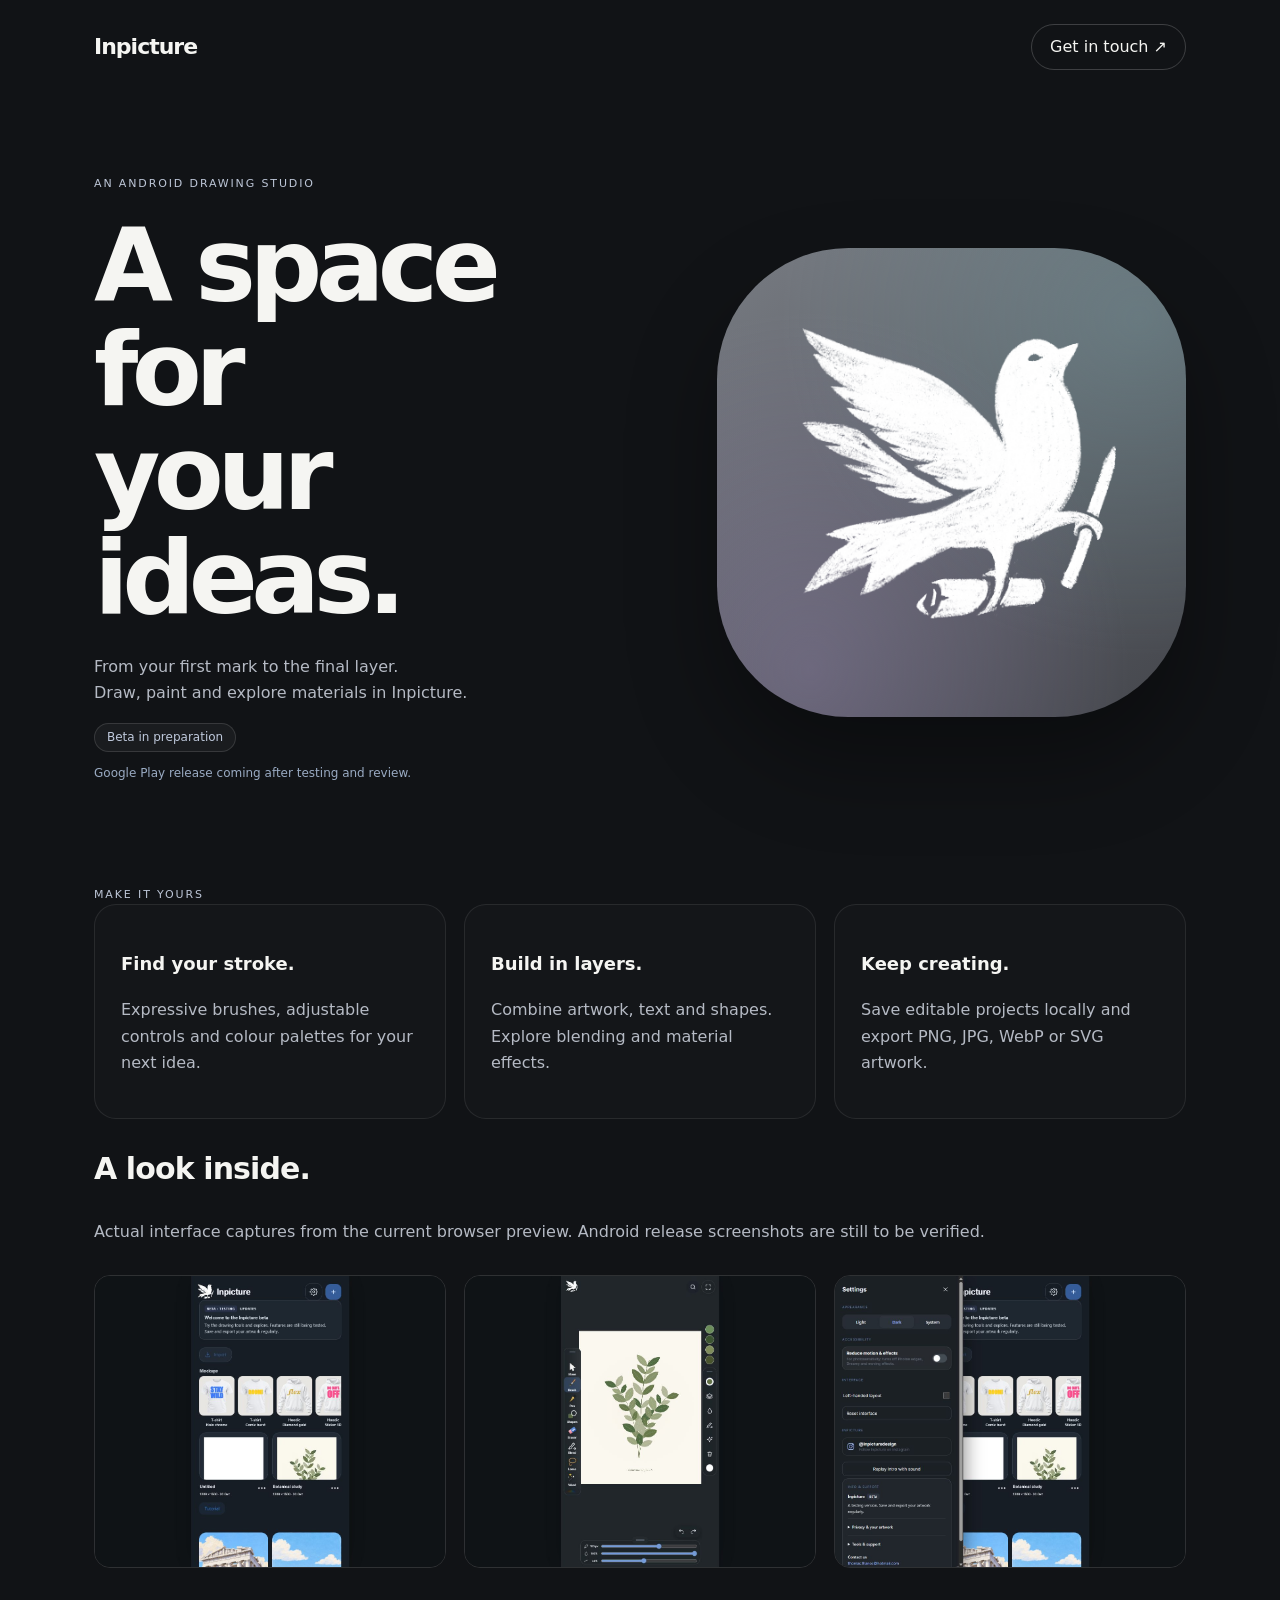
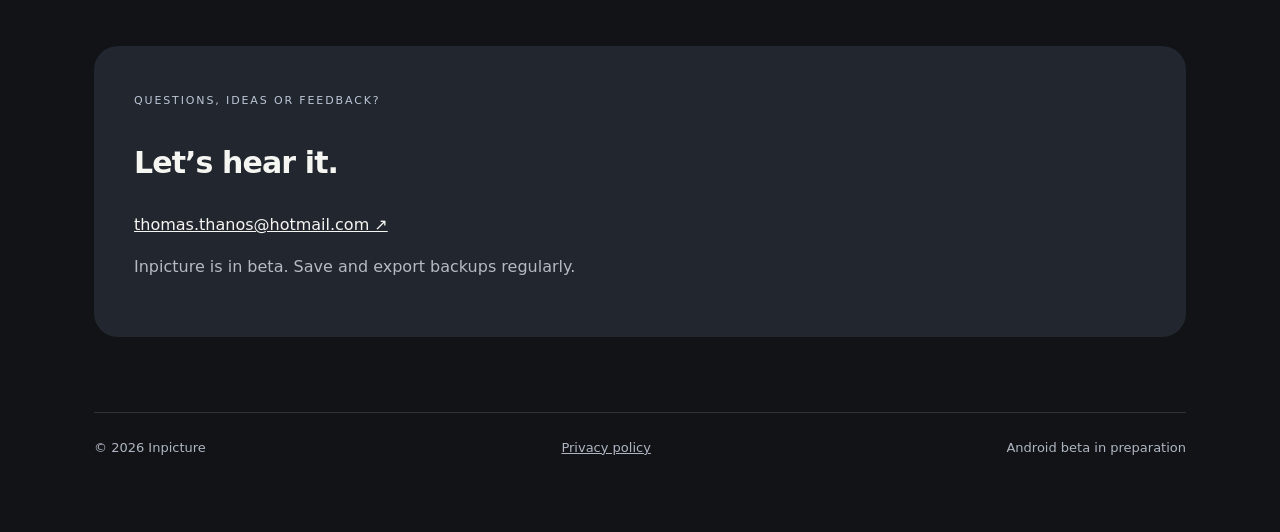
<file: index.html>
<!doctype html><html lang="en"><head><meta charset="utf-8"><meta name="viewport" content="width=device-width,initial-scale=1"><meta name="description" content="Inpicture is a drawing and design studio for Android. Explore brushes, layers, material effects and flexible exports."><title>Inpicture — A space for your ideas</title><link rel="stylesheet" href="styles.css"></head><body><nav><strong>Inpicture</strong><a class="pill" href="#support">Get in touch ↗</a></nav><main><section class="hero"><div><span class="eyebrow">An Android drawing studio</span><h1>A space for<br>your ideas.</h1><p>From your first mark to the final layer.<br>Draw, paint and explore materials in Inpicture.</p><span class="badge">Beta in preparation</span><p class="review">Google Play release coming after testing and review.</p></div><div class="icon"><img src="logo-white.png" alt="Inpicture white logo"></div></section><div class="eyebrow">Make it yours</div><section class="features"><article><h3>Find your stroke.</h3><p>Expressive brushes, adjustable controls and colour palettes for your next idea.</p></article><article><h3>Build in layers.</h3><p>Combine artwork, text and shapes. Explore blending and material effects.</p></article><article><h3>Keep creating.</h3><p>Save editable projects locally and export PNG, JPG, WebP or SVG artwork.</p></article></section><h2>A look inside.</h2><p>Actual interface captures from the current browser preview. Android release screenshots are still to be verified.</p><section class="shots"><a href="screenshot-home.png"><img src="screenshot-home.png" alt="Inpicture project library"></a><a href="screenshot-canvas.png"><img src="screenshot-canvas.png" alt="Inpicture drawing workspace"></a><a href="screenshot-settings.png"><img src="screenshot-settings.png" alt="Inpicture appearance and privacy settings"></a></section><section class="contact" id="support"><span class="eyebrow">Questions, ideas or feedback?</span><h2>Let’s hear it.</h2><a href="mailto:thomas.thanos@hotmail.com">thomas.thanos@hotmail.com ↗</a><p>Inpicture is in beta. Save and export backups regularly.</p></section><footer class="footer"><span>© 2026 Inpicture</span><a href="privacy.html">Privacy policy</a><span>Android beta in preparation</span></footer></main></body></html>
</file>
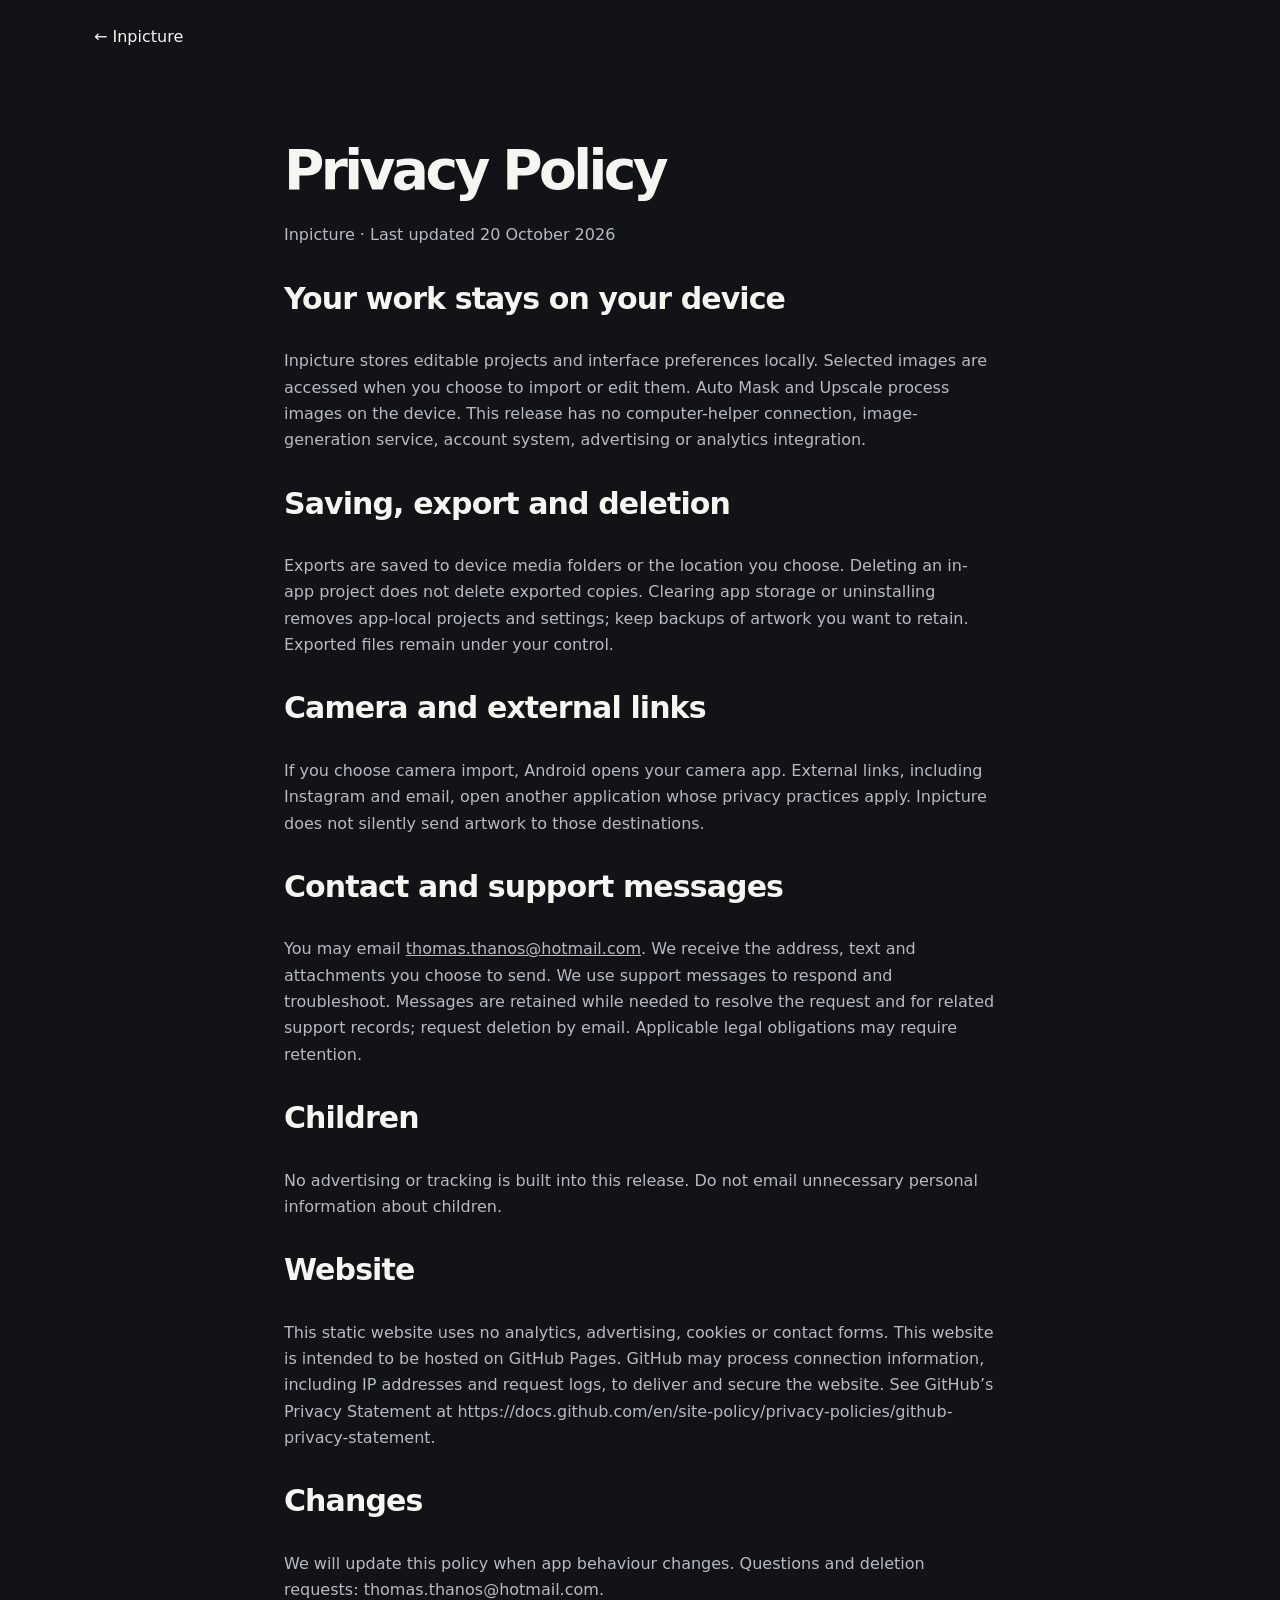
<file: privacy.html>
<!doctype html><html lang="en"><meta charset="utf-8"><meta name="viewport" content="width=device-width,initial-scale=1"><title>Inpicture Privacy Policy</title><link rel="stylesheet" href="styles.css"><nav><a href="index.html">← Inpicture</a></nav><main class="legal"><h1>Privacy Policy</h1><p>Inpicture · Last updated 20 October 2026</p><h2>Your work stays on your device</h2><p>Inpicture stores editable projects and interface preferences locally. Selected images are accessed when you choose to import or edit them. Auto Mask and Upscale process images on the device. This release has no computer-helper connection, image-generation service, account system, advertising or analytics integration.</p><h2>Saving, export and deletion</h2><p>Exports are saved to device media folders or the location you choose. Deleting an in-app project does not delete exported copies. Clearing app storage or uninstalling removes app-local projects and settings; keep backups of artwork you want to retain. Exported files remain under your control.</p><h2>Camera and external links</h2><p>If you choose camera import, Android opens your camera app. External links, including Instagram and email, open another application whose privacy practices apply. Inpicture does not silently send artwork to those destinations.</p><h2>Contact and support messages</h2><p>You may email <a href="mailto:thomas.thanos@hotmail.com">thomas.thanos@hotmail.com</a>. We receive the address, text and attachments you choose to send. We use support messages to respond and troubleshoot. Messages are retained while needed to resolve the request and for related support records; request deletion by email. Applicable legal obligations may require retention.</p><h2>Children</h2><p>No advertising or tracking is built into this release. Do not email unnecessary personal information about children.</p><h2>Website</h2><p>This static website uses no analytics, advertising, cookies or contact forms. This website is intended to be hosted on GitHub Pages. GitHub may process connection information, including IP addresses and request logs, to deliver and secure the website. See GitHub’s Privacy Statement at https://docs.github.com/en/site-policy/privacy-policies/github-privacy-statement.</p><h2>Changes</h2><p>We will update this policy when app behaviour changes. Questions and deletion requests: thomas.thanos@hotmail.com.</p></main></html>
</file>
<file: styles.css>
*{box-sizing:border-box}body{margin:0;background:#111316;color:#f5f5f2;font:16px/1.65 system-ui,sans-serif}a{color:inherit}nav{max-width:1140px;margin:auto;padding:24px;display:flex;align-items:center;justify-content:space-between}nav a{text-decoration:none}nav strong{font-size:22px;letter-spacing:-1px}.pill{border:1px solid #ffffff30;padding:9px 18px;border-radius:999px;text-decoration:none;display:inline-block}main{max-width:1140px;margin:auto;padding:50px 24px}h1{font-size:clamp(50px,8vw,102px);line-height:1.02;letter-spacing:-.065em;margin:18px 0 24px}h2{letter-spacing:-.03em;font-size:30px}p{color:#b5bac4}.hero{display:grid;grid-template-columns:1.2fr 1fr;gap:60px;align-items:center;padding:25px 0 90px}.eyebrow{font-size:11px;letter-spacing:.17em;text-transform:uppercase;color:#bdc6d7}.icon{aspect-ratio:1;border-radius:28%;background:radial-gradient(ellipse at 20% 90%,#9b86bb50,transparent 60%),radial-gradient(ellipse at 90% 15%,#80b8bd44,transparent 60%),linear-gradient(145deg,#777b82,#44464c);display:grid;place-items:center;box-shadow:0 45px 90px #0005}.icon img{width:70%;height:70%;object-fit:contain}.features{display:grid;grid-template-columns:repeat(3,1fr);gap:18px}.features article{padding:26px;border:1px solid #ffffff15;border-radius:22px;background:#ffffff04}.features h3{font-size:18px}.shots{display:grid;grid-template-columns:repeat(3,1fr);gap:18px;margin:30px 0 70px}.shots img{width:100%;border:1px solid #ffffff20;border-radius:16px}.footer{margin-top:75px;border-top:1px solid #ffffff20;padding:24px 0;display:flex;justify-content:space-between;gap:20px;font-size:13px;color:#afb6c3}.legal{max-width:760px}.legal h1{font-size:55px}.badge{display:inline-block;background:#ffffff0a;border:1px solid #ffffff20;border-radius:999px;padding:4px 12px;font-size:12px;color:#bfc9dc}.review{font-size:12px;color:#9aabc3}.contact{padding:40px;border-radius:24px;background:#22262e;overflow-wrap:anywhere}@media(max-width:760px){.hero{grid-template-columns:1fr;gap:32px}.icon{max-width:330px}.features,.shots{grid-template-columns:1fr}.footer{flex-wrap:wrap}}
</file>
